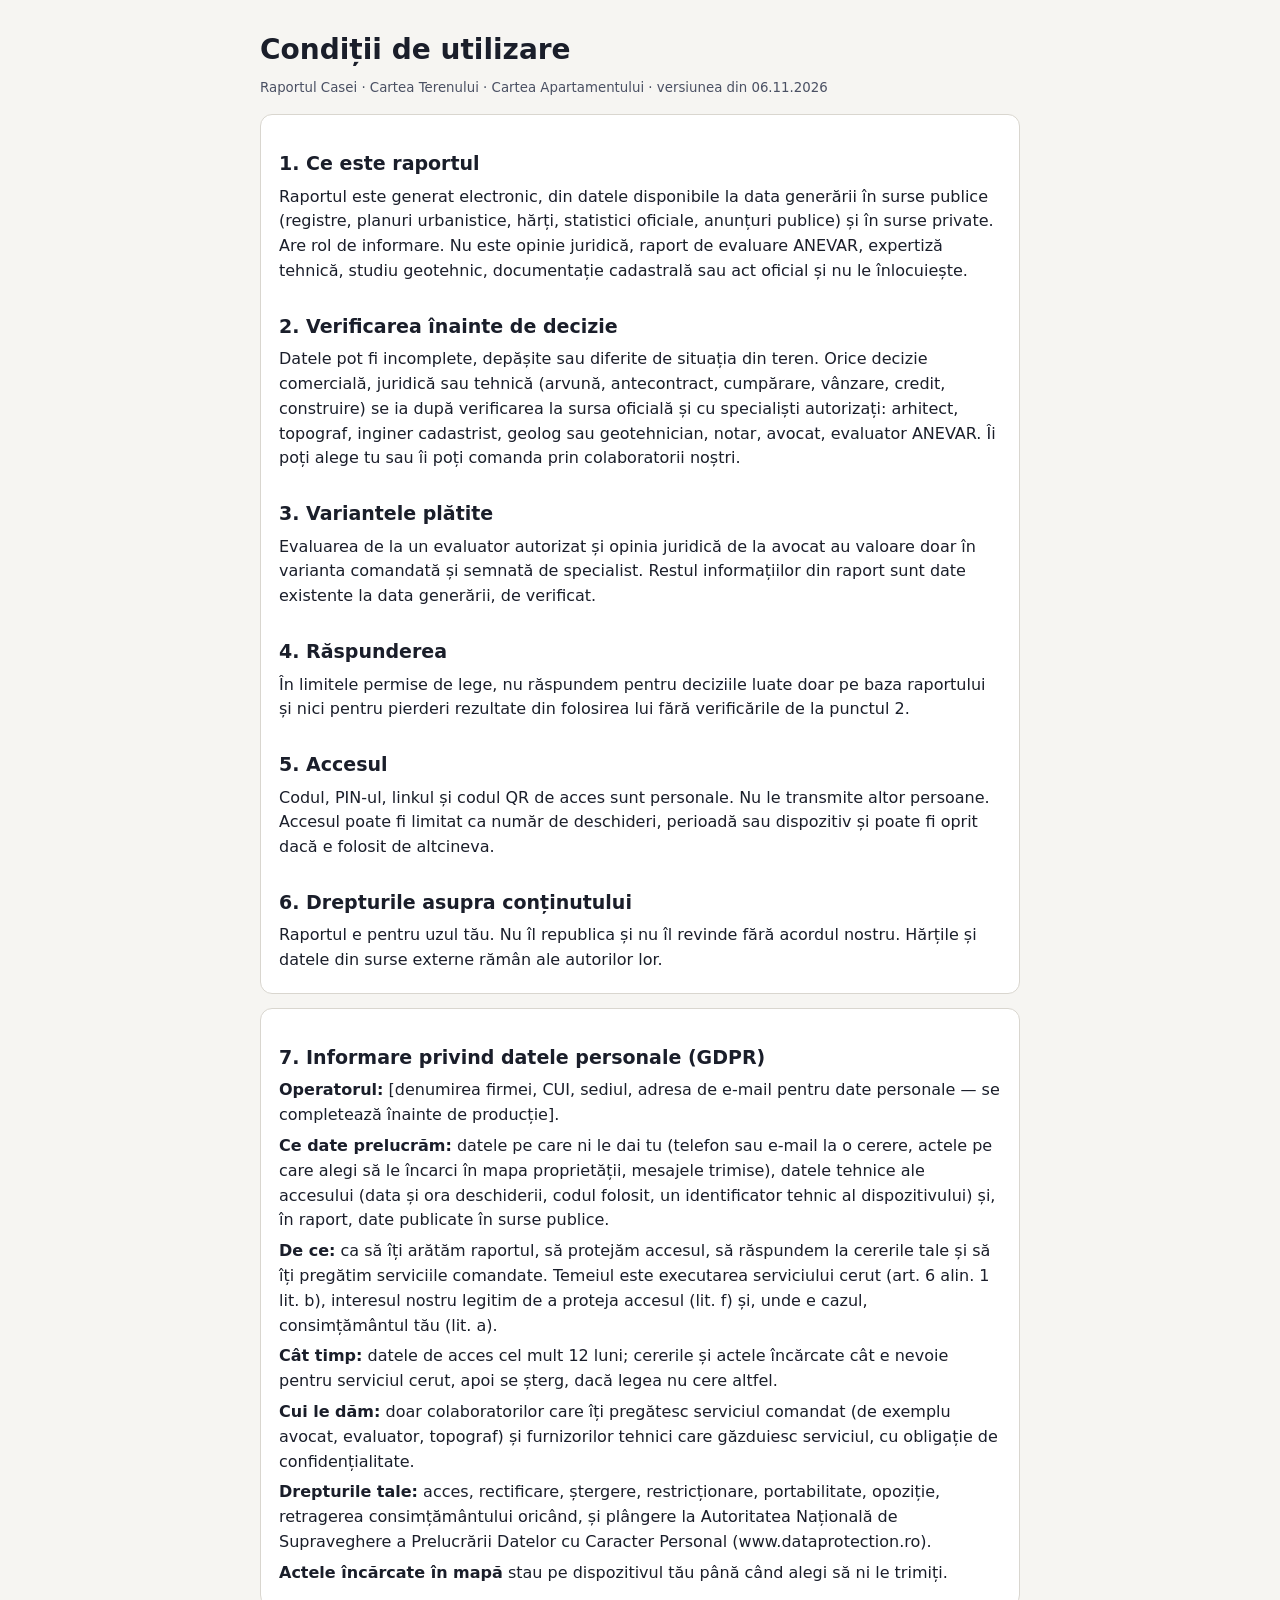
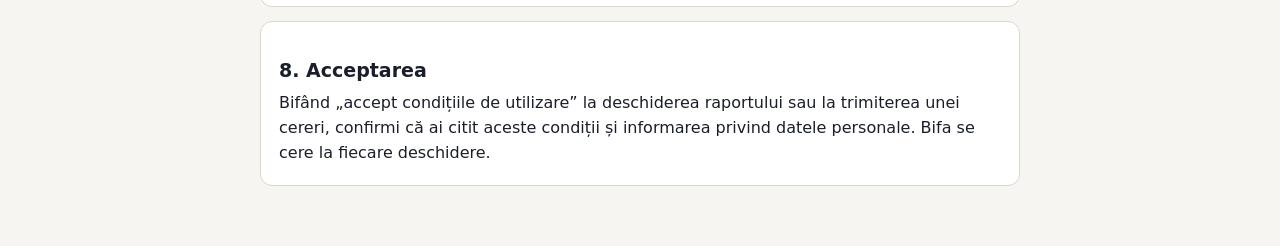
<file: test/vakVeLx16adD7aj4hOxOBCJDUplOFlas/conditii.html>
<!doctype html>
<html lang="ro"><head><meta charset="utf-8"><meta name="viewport" content="width=device-width,initial-scale=1"><meta name="robots" content="noindex">
<title>Condiții de utilizare · Raportul Casei</title>
<!-- Raportul Casei · condițiile de utilizare și informarea GDPR (Manu, 06.11.2026). CIORNĂ: datele operatorului și textul se verifică de un jurist înainte de producție. -->
<style>
:root{--fg:#1a1e2a;--mut:#4a5063;--bg:#f6f5f2;--card:#fff;--line:#d9d6cf}
@media (prefers-color-scheme:dark){:root:not([data-theme="light"]){--fg:#eceae4;--mut:#b9b6ae;--bg:#16181d;--card:#1f2229;--line:#3a3d45}}
body{margin:0;background:var(--bg);color:var(--fg);font:16px/1.55 system-ui,-apple-system,"Segoe UI",sans-serif}
main{max-width:760px;margin:0 auto;padding:28px 16px 60px}
h1{font-size:28px;margin:0 0 4px}h2{font-size:19px;margin:28px 0 6px}p,li{margin:6px 0}small{color:var(--mut)}
.c{background:var(--card);border:1px solid var(--line);border-radius:12px;padding:6px 18px 14px;margin-top:14px}
</style></head><body><main>
<h1>Condiții de utilizare</h1><small>Raportul Casei · Cartea Terenului · Cartea Apartamentului · versiunea din 06.11.2026</small>

<div class="c">
<h2>1. Ce este raportul</h2>
<p>Raportul este generat electronic, din datele disponibile la data generării în surse publice (registre, planuri urbanistice, hărți, statistici oficiale, anunțuri publice) și în surse private. Are rol de informare. Nu este opinie juridică, raport de evaluare ANEVAR, expertiză tehnică, studiu geotehnic, documentație cadastrală sau act oficial și nu le înlocuiește.</p>
<h2>2. Verificarea înainte de decizie</h2>
<p>Datele pot fi incomplete, depășite sau diferite de situația din teren. Orice decizie comercială, juridică sau tehnică (arvună, antecontract, cumpărare, vânzare, credit, construire) se ia după verificarea la sursa oficială și cu specialiști autorizați: arhitect, topograf, inginer cadastrist, geolog sau geotehnician, notar, avocat, evaluator ANEVAR. Îi poți alege tu sau îi poți comanda prin colaboratorii noștri.</p>
<h2>3. Variantele plătite</h2>
<p>Evaluarea de la un evaluator autorizat și opinia juridică de la avocat au valoare doar în varianta comandată și semnată de specialist. Restul informațiilor din raport sunt date existente la data generării, de verificat.</p>
<h2>4. Răspunderea</h2>
<p>În limitele permise de lege, nu răspundem pentru deciziile luate doar pe baza raportului și nici pentru pierderi rezultate din folosirea lui fără verificările de la punctul 2.</p>
<h2>5. Accesul</h2>
<p>Codul, PIN-ul, linkul și codul QR de acces sunt personale. Nu le transmite altor persoane. Accesul poate fi limitat ca număr de deschideri, perioadă sau dispozitiv și poate fi oprit dacă e folosit de altcineva.</p>
<h2>6. Drepturile asupra conținutului</h2>
<p>Raportul e pentru uzul tău. Nu îl republica și nu îl revinde fără acordul nostru. Hărțile și datele din surse externe rămân ale autorilor lor.</p>
</div>

<div class="c">
<h2 id="gdpr">7. Informare privind datele personale (GDPR)</h2>
<p><b>Operatorul:</b> [denumirea firmei, CUI, sediul, adresa de e-mail pentru date personale — se completează înainte de producție].</p>
<p><b>Ce date prelucrăm:</b> datele pe care ni le dai tu (telefon sau e-mail la o cerere, actele pe care alegi să le încarci în mapa proprietății, mesajele trimise), datele tehnice ale accesului (data și ora deschiderii, codul folosit, un identificator tehnic al dispozitivului) și, în raport, date publicate în surse publice.</p>
<p><b>De ce:</b> ca să îți arătăm raportul, să protejăm accesul, să răspundem la cererile tale și să îți pregătim serviciile comandate. Temeiul este executarea serviciului cerut (art. 6 alin. 1 lit. b), interesul nostru legitim de a proteja accesul (lit. f) și, unde e cazul, consimțământul tău (lit. a).</p>
<p><b>Cât timp:</b> datele de acces cel mult 12 luni; cererile și actele încărcate cât e nevoie pentru serviciul cerut, apoi se șterg, dacă legea nu cere altfel.</p>
<p><b>Cui le dăm:</b> doar colaboratorilor care îți pregătesc serviciul comandat (de exemplu avocat, evaluator, topograf) și furnizorilor tehnici care găzduiesc serviciul, cu obligație de confidențialitate.</p>
<p><b>Drepturile tale:</b> acces, rectificare, ștergere, restricționare, portabilitate, opoziție, retragerea consimțământului oricând, și plângere la Autoritatea Națională de Supraveghere a Prelucrării Datelor cu Caracter Personal (www.dataprotection.ro).</p>
<p><b>Actele încărcate în mapă</b> stau pe dispozitivul tău până când alegi să ni le trimiți.</p>
</div>

<div class="c">
<h2>8. Acceptarea</h2>
<p>Bifând „accept condițiile de utilizare” la deschiderea raportului sau la trimiterea unei cereri, confirmi că ai citit aceste condiții și informarea privind datele personale. Bifa se cere la fiecare deschidere.</p>
</div>
</main></body></html>
</file>
